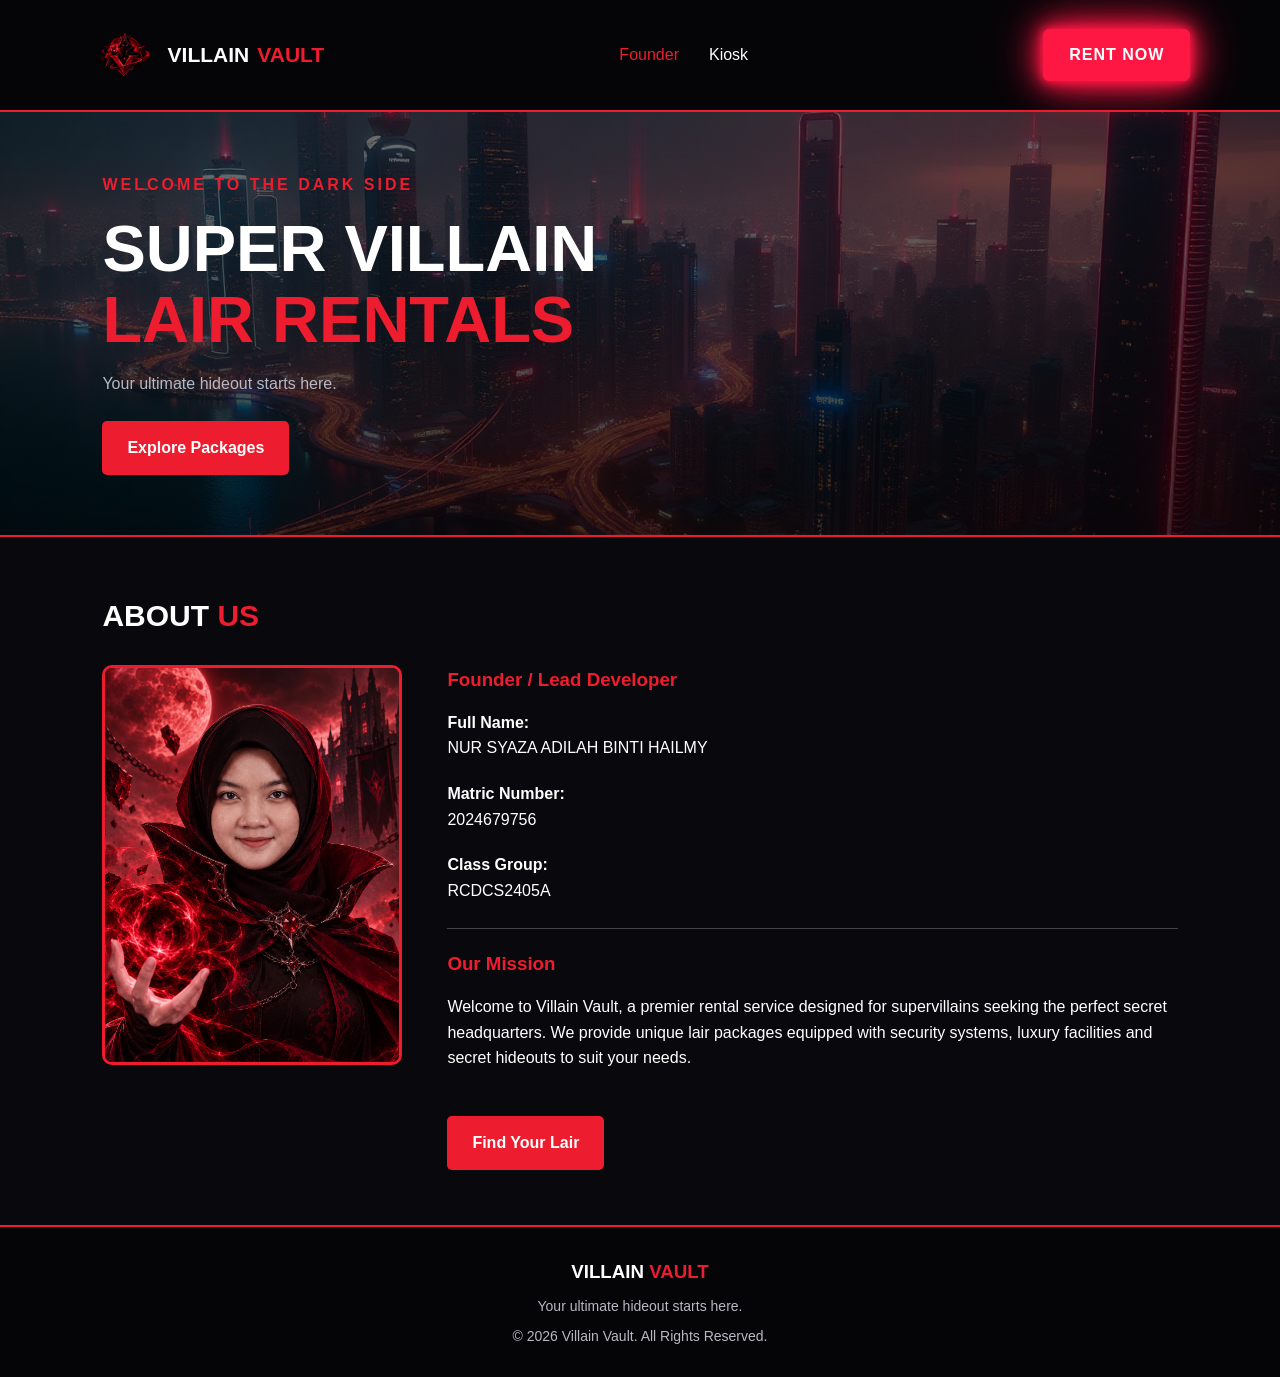
<file: index.html>
<!DOCTYPE html>
<html lang="en">
<head>
    <meta charset="UTF-8">
    <meta name="viewport" content="width=device-width, initial-scale=1.0">
    <title>Villain Vault | Founder</title>
    <link rel="stylesheet" href="css/style.css">
</head>

<body>

<header>
    <nav class="navbar">

        <a href="index.html" class="logo">
            <img src="images/logo.png"
            alt="Villain Vault Logo">
            
    VILLAIN <span>VAULT</span>
</a>

        <div class="nav-links">
            <a href="index.html" class="active">Founder</a>
            <a href="kiosk.html">Kiosk</a>
        </div>

        <a href="kiosk.html#rental-form" class="nav-button">
    RENT NOW
</a>

    </nav>
</header>

<main>

<section class="hero founder-hero">
    
        <div class="hero-content">

            <p class="small-title">WELCOME TO THE DARK SIDE</p>

            <h1>
                SUPER VILLAIN<br>
                <span>LAIR RENTALS</span>
            </h1>

            <p>Your ultimate hideout starts here.</p>

            <a href="kiosk.html" class="main-button">
                Explore Packages
            </a>

        </div>

    </section>

    <section class="about section-container">

        <h2>ABOUT <span>US</span></h2>

        <div class="profile-layout">

            <div class="profile-photo">
                <img src="images/profile.png"
                     alt="Founder Profile Picture">
            </div>

            <div class="profile-info">

                <h3>Founder / Lead Developer</h3>

                <p>
                    <strong>Full Name:</strong><br>
                    NUR SYAZA ADILAH BINTI HAILMY
                </p>

                <p>
                    <strong>Matric Number:</strong><br>
                    2024679756
                </p>

                <p>
                    <strong>Class Group:</strong><br>
                    RCDCS2405A
                </p>

                <div class="introduction">

                    <h3>Our Mission</h3>

                    <p>
                        Welcome to Villain Vault, a premier rental
                        service designed for supervillains seeking
                        the perfect secret headquarters.

                        We provide unique lair packages equipped
                        with security systems, luxury facilities
                        and secret hideouts to suit your needs.
                    </p>

                </div>

                <a href="kiosk.html" class="main-button">
                    Find Your Lair
                </a>

            </div>

        </div>

    </section>

</main>

<footer>

    <h3>VILLAIN <span>VAULT</span></h3>

    <p>Your ultimate hideout starts here.</p>

    <p>&copy; 2026 Villain Vault. All Rights Reserved.</p>

</footer>

</body>
</html>
</file>
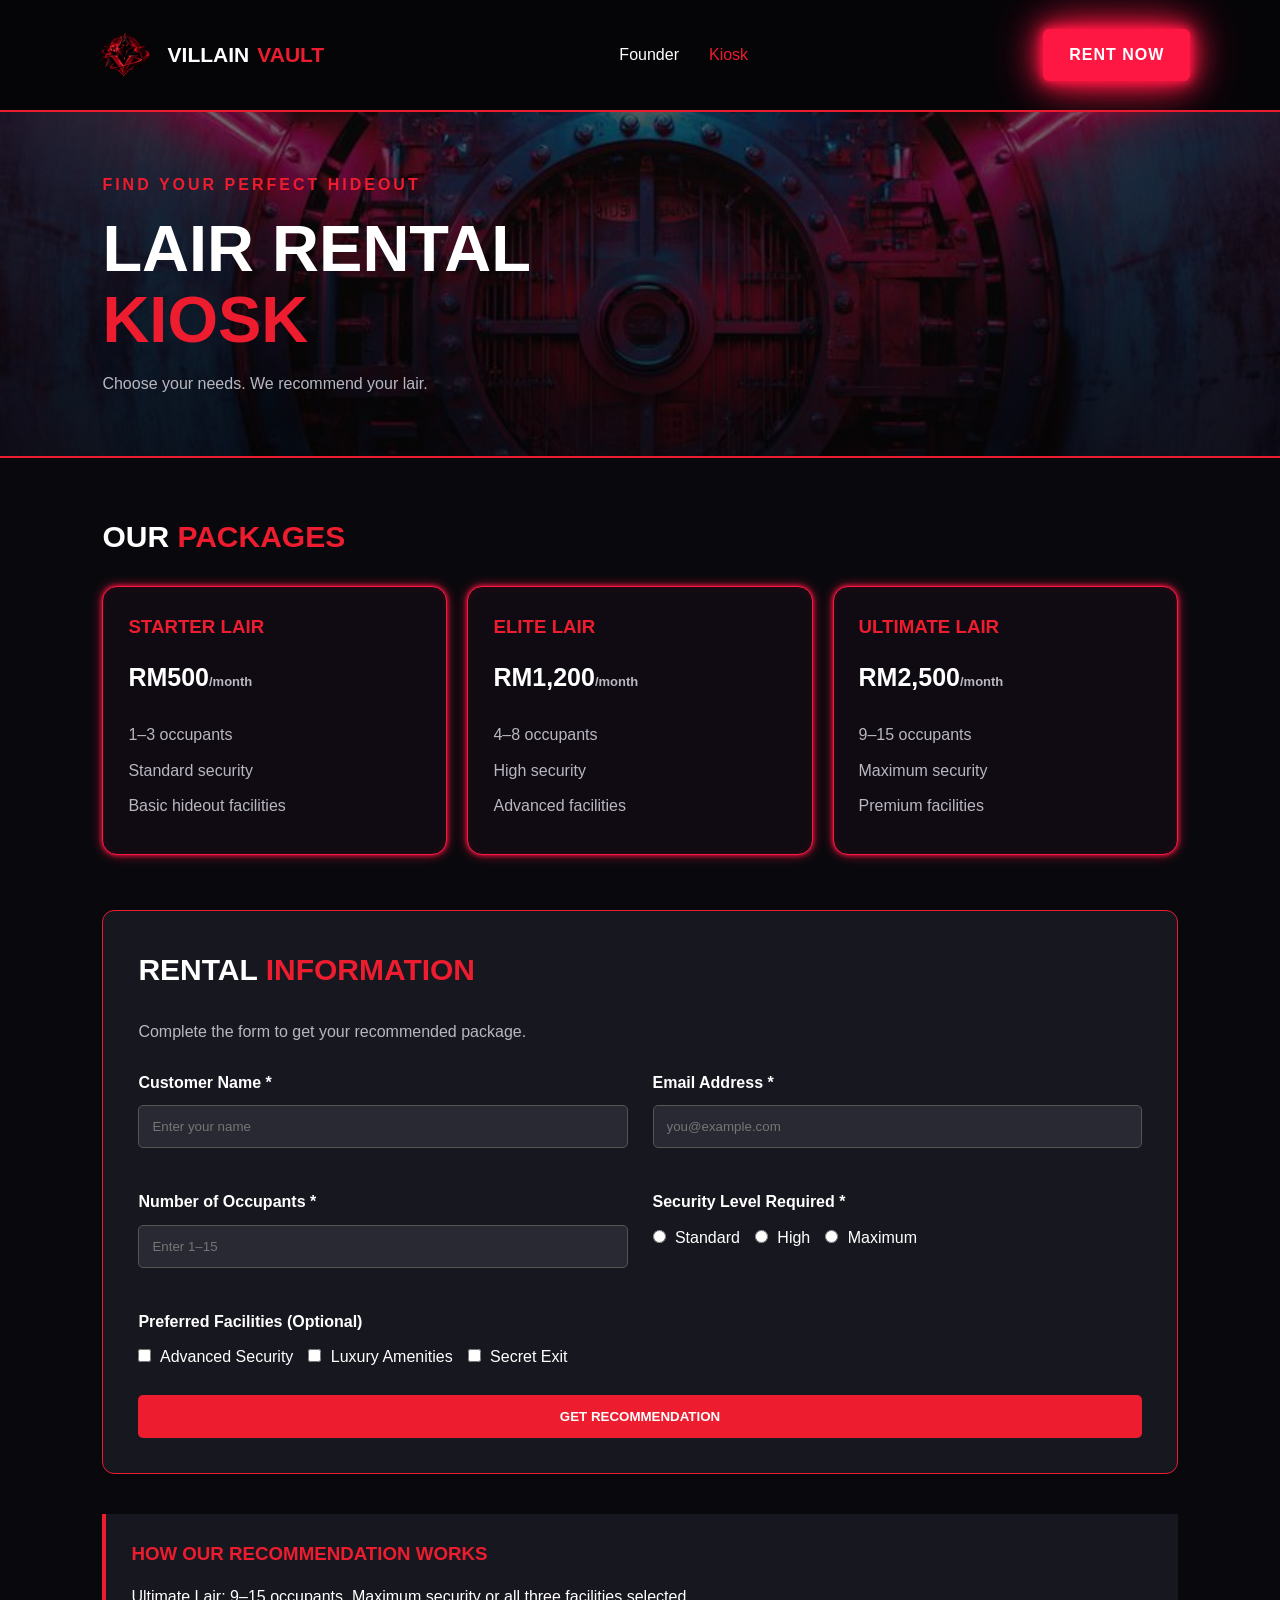
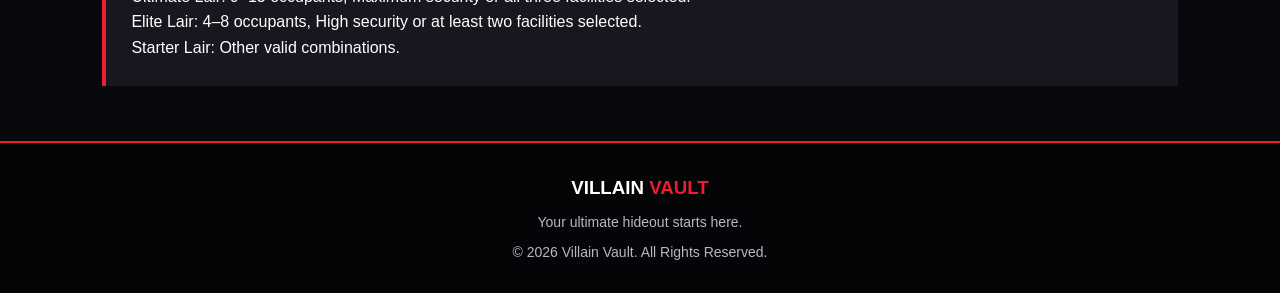
<file: kiosk.html>
<!DOCTYPE html>
<html lang="en">
<head>
    <meta charset="UTF-8">
    <meta name="viewport" content="width=device-width, initial-scale=1.0">
    <title>Villain Vault | Kiosk</title>

    <link rel="stylesheet" href="css/style.css">
    <script src="js/script.js" defer></script>
</head>

<body>

<header>
    <nav class="navbar">

<a href="index.html" class="logo">
            <img src="images/logo.png"
            alt="Villain Vault Logo">    VILLAIN <span>VAULT</span>
</a>

        <div class="nav-links">
            <a href="index.html">Founder</a>
            <a href="kiosk.html" class="active">Kiosk</a>
        </div>

<a href="#rental-form" class="nav-button">
    RENT NOW
</a>

    </nav>
</header>

<main>

<section class="hero kiosk-hero">
    
        <div class="hero-content">

            <p class="small-title">FIND YOUR PERFECT HIDEOUT</p>

            <h1>
                LAIR RENTAL<br>
                <span>KIOSK</span>
            </h1>

            <p>Choose your needs. We recommend your lair.</p>

        </div>

    </section>

    <section class="section-container">

        <div class="package-section">

            <h2>OUR <span>PACKAGES</span></h2>

            <div class="package-grid">

                <div class="package-card">

                    <h3>STARTER LAIR</h3>

                    <h2>RM500<span>/month</span></h2>

                    <p>1–3 occupants</p>
                    <p>Standard security</p>
                    <p>Basic hideout facilities</p>

                </div>

                <div class="package-card">

                    <h3>ELITE LAIR</h3>

                    <h2>RM1,200<span>/month</span></h2>

                    <p>4–8 occupants</p>
                    <p>High security</p>
                    <p>Advanced facilities</p>

                </div>

                <div class="package-card">

                    <h3>ULTIMATE LAIR</h3>

                    <h2>RM2,500<span>/month</span></h2>

                    <p>9–15 occupants</p>
                    <p>Maximum security</p>
                    <p>Premium facilities</p>

                </div>

            </div>

        </div>

        <div class="form-container" id="rental-form">

            <h2>RENTAL <span>INFORMATION</span></h2>

            <p>
                Complete the form to get your recommended package.
            </p>

  
<form id="recommendationForm" novalidate>

    <div class="form-group">
        <label for="customerName">Customer Name *</label>
        <input type="text"
               id="customerName"
               placeholder="Enter your name">
        <small class="error-message" id="nameError"></small>
    </div>

    <div class="form-group">
        <label for="email">Email Address *</label>
        <input type="email"
               id="email"
               placeholder="you@example.com">
        <small class="error-message" id="emailError"></small>
    </div>

    <div class="form-group">
        <label for="occupants">Number of Occupants *</label>
        <input type="number"
               id="occupants"
               min="1"
               max="15"
               placeholder="Enter 1–15">
        <small class="error-message" id="occupantsError"></small>
    </div>

    <div class="form-group">
        <label>Security Level Required *</label>

        <div class="radio-group">
            <label>
                <input type="radio" name="security" value="Standard">
                Standard
            </label>

            <label>
                <input type="radio" name="security" value="High">
                High
            </label>

            <label>
                <input type="radio" name="security" value="Maximum">
                Maximum
            </label>
        </div>

        <small class="error-message" id="securityError"></small>
    </div>

    <div class="form-group full-width">
        <label>Preferred Facilities (Optional)</label>

        <div class="checkbox-group">
            <label>
                <input type="checkbox" name="facilities" value="Advanced Security">
                Advanced Security
            </label>

            <label>
                <input type="checkbox" name="facilities" value="Luxury Amenities">
                Luxury Amenities
            </label>

            <label>
                <input type="checkbox" name="facilities" value="Secret Exit">
                Secret Exit
            </label>
        </div>
    </div>

    <button type="submit" class="submit-button">
        GET RECOMMENDATION
    </button>

</form>


            <div id="result" class="result-box" hidden></div>

        </div>

        <div class="rules">

            <h3>HOW OUR RECOMMENDATION WORKS</h3>

            <p>
                Ultimate Lair: 9–15 occupants, Maximum security
                or all three facilities selected.
            </p>

            <p>
                Elite Lair: 4–8 occupants, High security
                or at least two facilities selected.
            </p>

            <p>
                Starter Lair: Other valid combinations.
            </p>

        </div>

    </section>

</main>

<footer>

    <h3>VILLAIN <span>VAULT</span></h3>

    <p>Your ultimate hideout starts here.</p>

    <p>&copy; 2026 Villain Vault. All Rights Reserved.</p>

</footer>

</body>
</html>
</file>
<file: css/style.css>
* {
    margin: 0;
    padding: 0;
    box-sizing: border-box;
}

body {
    font-family: Arial, sans-serif;
    background: #09090d;
    color: white;
    line-height: 1.6;
}

:root {
    --red: #ed1c2e;
    --dark: #09090d;
    --card: #17171f;
    --grey: #b8b8c2;
}

/* NAVIGATION */
.navbar {
    display: flex;
    justify-content: space-between;
    align-items: center;
    padding: 20px 7%;
    background: #050508;
    border-bottom: 2px solid var(--red);
}

.logo {
    font-size: 24px;
    font-weight: bold;
    color: white;
    text-decoration: none;
}

.logo span,
footer span,
h1 span,
h2 span {
    color: var(--red);
}

.nav-links {
    display: flex;
    gap: 30px;
}

.nav-links a {
    color: white;
    text-decoration: none;
}

.nav-links a:hover,
.nav-links .active {
    color: var(--red);
}

.nav-button {
    background: #ff1744;
    color: #ffffff;
    padding: 12px 25px;
    border: 1px solid #ff1744;
    border-radius: 6px;
    text-decoration: none;
    font-weight: bold;
    letter-spacing: 1px;

    box-shadow:
        0 0 8px #ff1744,
        0 0 18px #ff1744,
        0 0 35px #ff1744,
        0 0 55px rgba(255, 23, 68, 0.8);

    animation: rentGlow 0.7s ease-in-out infinite alternate;
    transition: 0.3s ease;
}

@keyframes rentGlow {
    from {
        box-shadow:
            0 0 5px #ff1744,
            0 0 12px #ff1744,
            0 0 20px rgba(255, 23, 68, 0.7);
    }

    to {
        box-shadow:
            0 0 12px #ff1744,
            0 0 25px #ff1744,
            0 0 45px #ff1744,
            0 0 65px rgba(255, 23, 68, 0.9);
    }
}

.nav-button:hover {
    background: white;
    color: #ff1744;

    box-shadow:
        0 0 15px white,
        0 0 30px #ff1744,
        0 0 60px #ff1744;

    transform: scale(1.08);
}

/* HERO */
.hero,
.kiosk-hero {
    min-height: 400px;
    display: flex;
    align-items: center;
    padding: 60px 8%;
    background:
        linear-gradient(90deg, #09090df2, #09090d55),
        url("https://images.unsplash.com/photo-1519608487953-e999c86e7455?w=1600")
        center/cover;
    border-bottom: 2px solid var(--red);
}

.kiosk-hero {
    min-height: 300px;
}

.hero-content h1 {
    font-size: clamp(35px, 6vw, 65px);
    line-height: 1.1;
    margin: 15px 0;
}

.hero-content p {
    color: var(--grey);
}

.small-title {
    color: var(--red) !important;
    letter-spacing: 3px;
    font-weight: bold;
}

.main-button,
.submit-button {
    display: inline-block;
    margin-top: 25px;
    background: var(--red);
    color: white;
    border: none;
    padding: 14px 25px;
    text-decoration: none;
    font-weight: bold;
    border-radius: 5px;
    cursor: pointer;
}

/* GENERAL SECTION */
.section-container {
    padding: 55px 8%;
}

.section-container h2 {
    margin-bottom: 25px;
    font-size: 30px;
}

/* FOUNDER */
.profile-layout {
    display: grid;
    grid-template-columns: 300px 1fr;
    gap: 45px;
    align-items: start;
}

.profile-photo img {
    width: 100%;
    height: 400px;
    object-fit: cover;
    border: 3px solid var(--red);
    border-radius: 10px;
}

.profile-info h3 {
    color: var(--red);
    margin-bottom: 15px;
}

.profile-info p {
    margin-bottom: 20px;
}

.introduction {
    border-top: 1px solid #444;
    padding-top: 20px;
    margin-top: 25px;
}

/* PACKAGES */
.package-section {
    margin-bottom: 55px;
}

.package-grid {
    display: grid;
    grid-template-columns: repeat(3, 1fr);
    gap: 20px;
}

.package-card {
    background: #100b12;
    border: 1px solid #ff1744;
    border-radius: 15px;
    padding: 25px;

    box-shadow:
        0 0 5px #ff1744,
        0 0 12px rgba(255, 23, 68, 0.6),
        inset 0 0 10px rgba(255, 23, 68, 0.1);

    transition: 0.3s ease;
    animation: floatCard 3s ease-in-out infinite;
}

.package-card:hover {
    transform: translateY(-6px);

    box-shadow:
        0 0 10px #ff1744,
        0 0 25px #ff1744,
        0 0 40px rgba(255, 23, 68, 0.7);
}

.package-card h3 {
    color: var(--red);
    margin-bottom: 15px;
}

.package-card h2 {
    font-size: 25px;
}

.package-card h2 span {
    font-size: 13px;
    color: var(--grey);
}

.package-card p {
    color: var(--grey);
    margin: 10px 0;
}

.featured {
    border: 2px solid var(--red);
}

/* FORM */
.form-container {
    background: var(--card);
    padding: 35px;
    border: 1px solid var(--red);
    border-radius: 12px;
}

.form-container > p {
    color: var(--grey);
    margin-bottom: 25px;
}

#recommendationForm {
    display: grid;
    grid-template-columns: 1fr 1fr;
    gap: 25px;
}

.form-group {
    display: flex;
    flex-direction: column;
    gap: 10px;
}

.form-group label {
    font-weight: bold;
}

.form-group input:not([type="radio"]):not([type="checkbox"]) {
    padding: 13px;
    background: #292933;
    border: 1px solid #555;
    color: white;
    border-radius: 5px;
    width: 100%;
}

.form-group input:focus {
    outline: 1px solid var(--red);
}

.radio-group,
.checkbox-group {
    display: flex;
    flex-wrap: wrap;
    gap: 15px;
}

.radio-group label,
.checkbox-group label {
    font-weight: normal;
}

.radio-group input,
.checkbox-group input {
    accent-color: var(--red);
    margin-right: 5px;
}

.full-width,
.submit-button {
    grid-column: 1 / -1;
}

.submit-button {
    width: 100%;
    margin-top: 0;
}

/* RESULT */
.result-box {
    margin-top: 30px;
    padding: 25px;
    background: #260d12;
    border: 2px solid var(--red);
    border-radius: 10px;
}

.result-box h2,
.result-box h3 {
    color: var(--red);
    margin-bottom: 15px;
}

.result-box p {
    margin: 8px 0;
}

/* RULES */
.rules {
    margin-top: 40px;
    padding: 25px;
    background: var(--card);
    border-left: 4px solid var(--red);
}

.rules h3 {
    color: var(--red);
    margin-bottom: 15px;
}

/* FOOTER */
footer {
    background: #050508;
    text-align: center;
    padding: 30px;
    border-top: 2px solid var(--red);
}

footer p {
    color: var(--grey);
    margin-top: 8px;
    font-size: 14px;
}

/* MOBILE RESPONSIVE */
@media (max-width: 768px) {
    .navbar {
        flex-wrap: wrap;
        padding: 18px 5%;
        gap: 15px;
    }

    .nav-links {
        gap: 15px;
    }

    .profile-layout,
    .package-grid,
    #recommendationForm {
        grid-template-columns: 1fr;
    }

    .profile-photo img {
        max-width: 300px;
    }

    .full-width,
    .submit-button {
        grid-column: auto;
    }

    .form-container {
        padding: 20px;
    }

    .hero,
    .kiosk-hero {
        padding: 45px 6%;
    }
}

/* FOUNDER HEADER */
.founder-hero {
    background:
        linear-gradient(rgba(0, 0, 0, 0.55), rgba(0, 0, 0, 0.75)),
        url("../images/founder-header.jpg");

    background-size: cover;
    background-position: center;
    background-repeat: no-repeat;
}

/* KIOSK HEADER */
.kiosk-hero {
    background:
        linear-gradient(rgba(0, 0, 0, 0.55), rgba(0, 0, 0, 0.75)),
        url("../images/kiosk-header.jpg");

    background-size: cover;
    background-position: center;
    background-repeat: no-repeat;
}

.site-header {
    min-height: 82px;
    padding: 12px 6%;
    display: flex;
    justify-content: space-between;
    align-items: center;
    gap: 20px;
    background: #05050c;
    border-bottom: 2px solid #a83cff;
}

.logo {
    display: flex;
    align-items: center;
    gap: 8px;
    font-size: 21px;
    font-weight: 900;
    line-height: 1.05;
}

.logo img {
    width: 70px;
    height: 70px;
    object-fit: contain;
}

.logo strong {
    display: block;
    color: #d18aff;
}


/* CUSTOM RED VALIDATION */

.error-message {
    display: block;
    color: #ff1744;
    font-size: 13px;
    margin-top: 6px;
    text-shadow: 0 0 6px rgba(255, 23, 68, 0.5);
}

.input-error {
    border: 1px solid #ff1744 !important;
    box-shadow: 0 0 10px rgba(255, 23, 68, 0.6) !important;
}

.radio-error {
    color: #ff1744;
}

/* FLOATING PACKAGE CARDS */

@keyframes floatCard {
    0%, 100% {
        transform: translateY(0);
    }

    50% {
        transform: translateY(-10px);
    }
}

/* Different animation timing */
.package-card:nth-child(2) {
    animation-delay: 0.5s;
}

.package-card:nth-child(3) {
    animation-delay: 1s;
}
</file>
